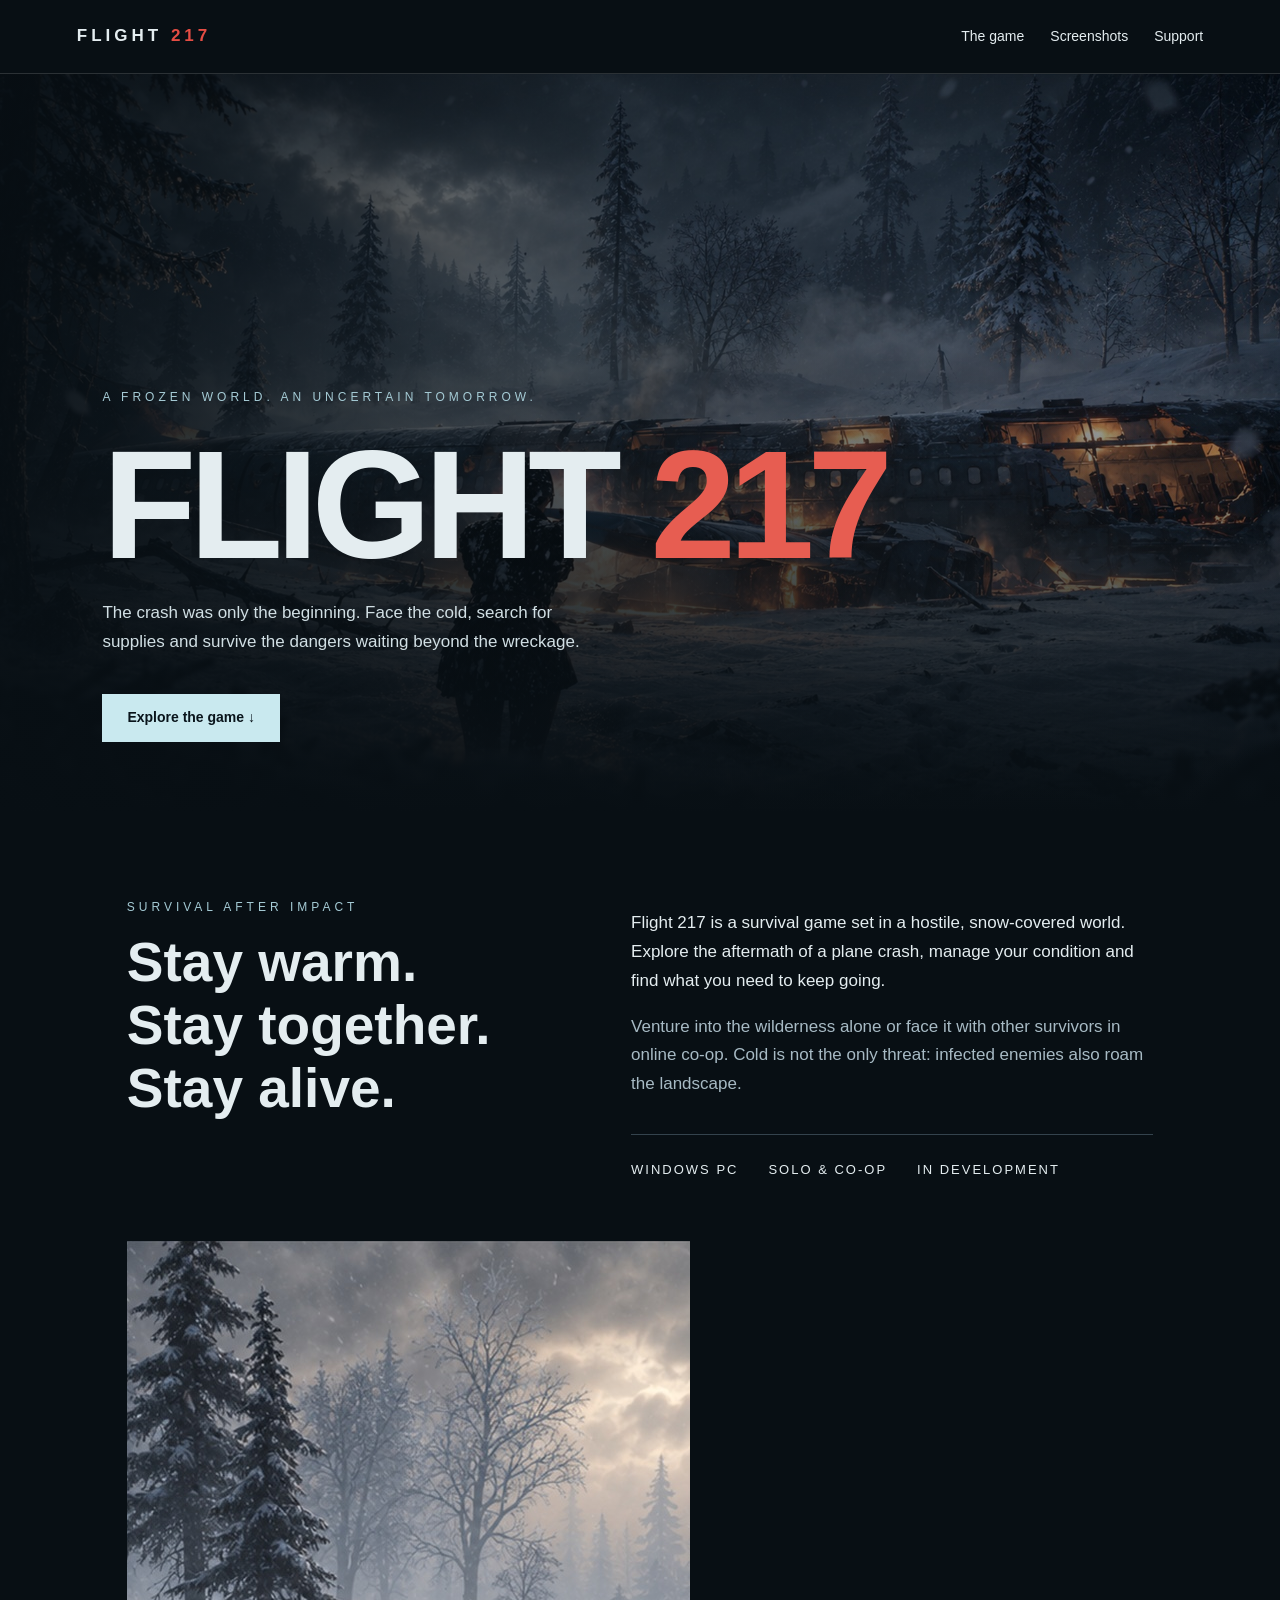
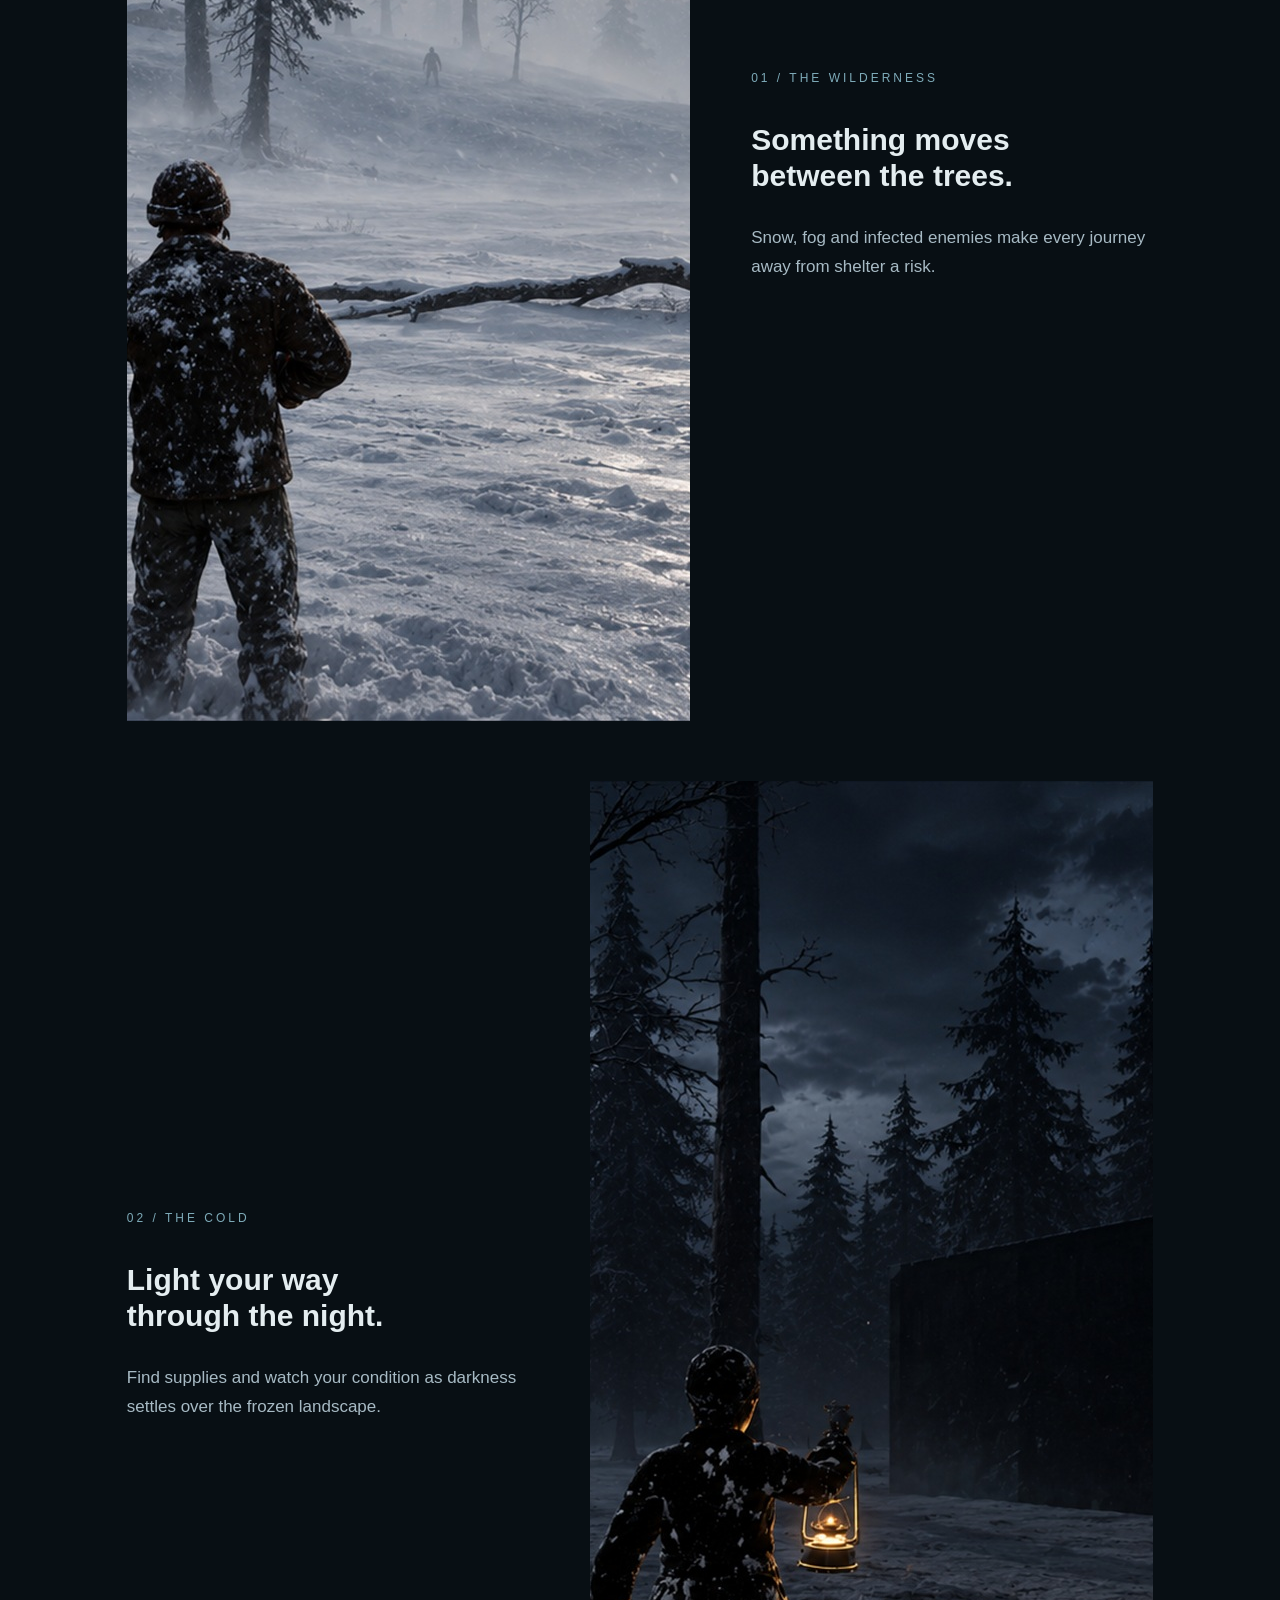
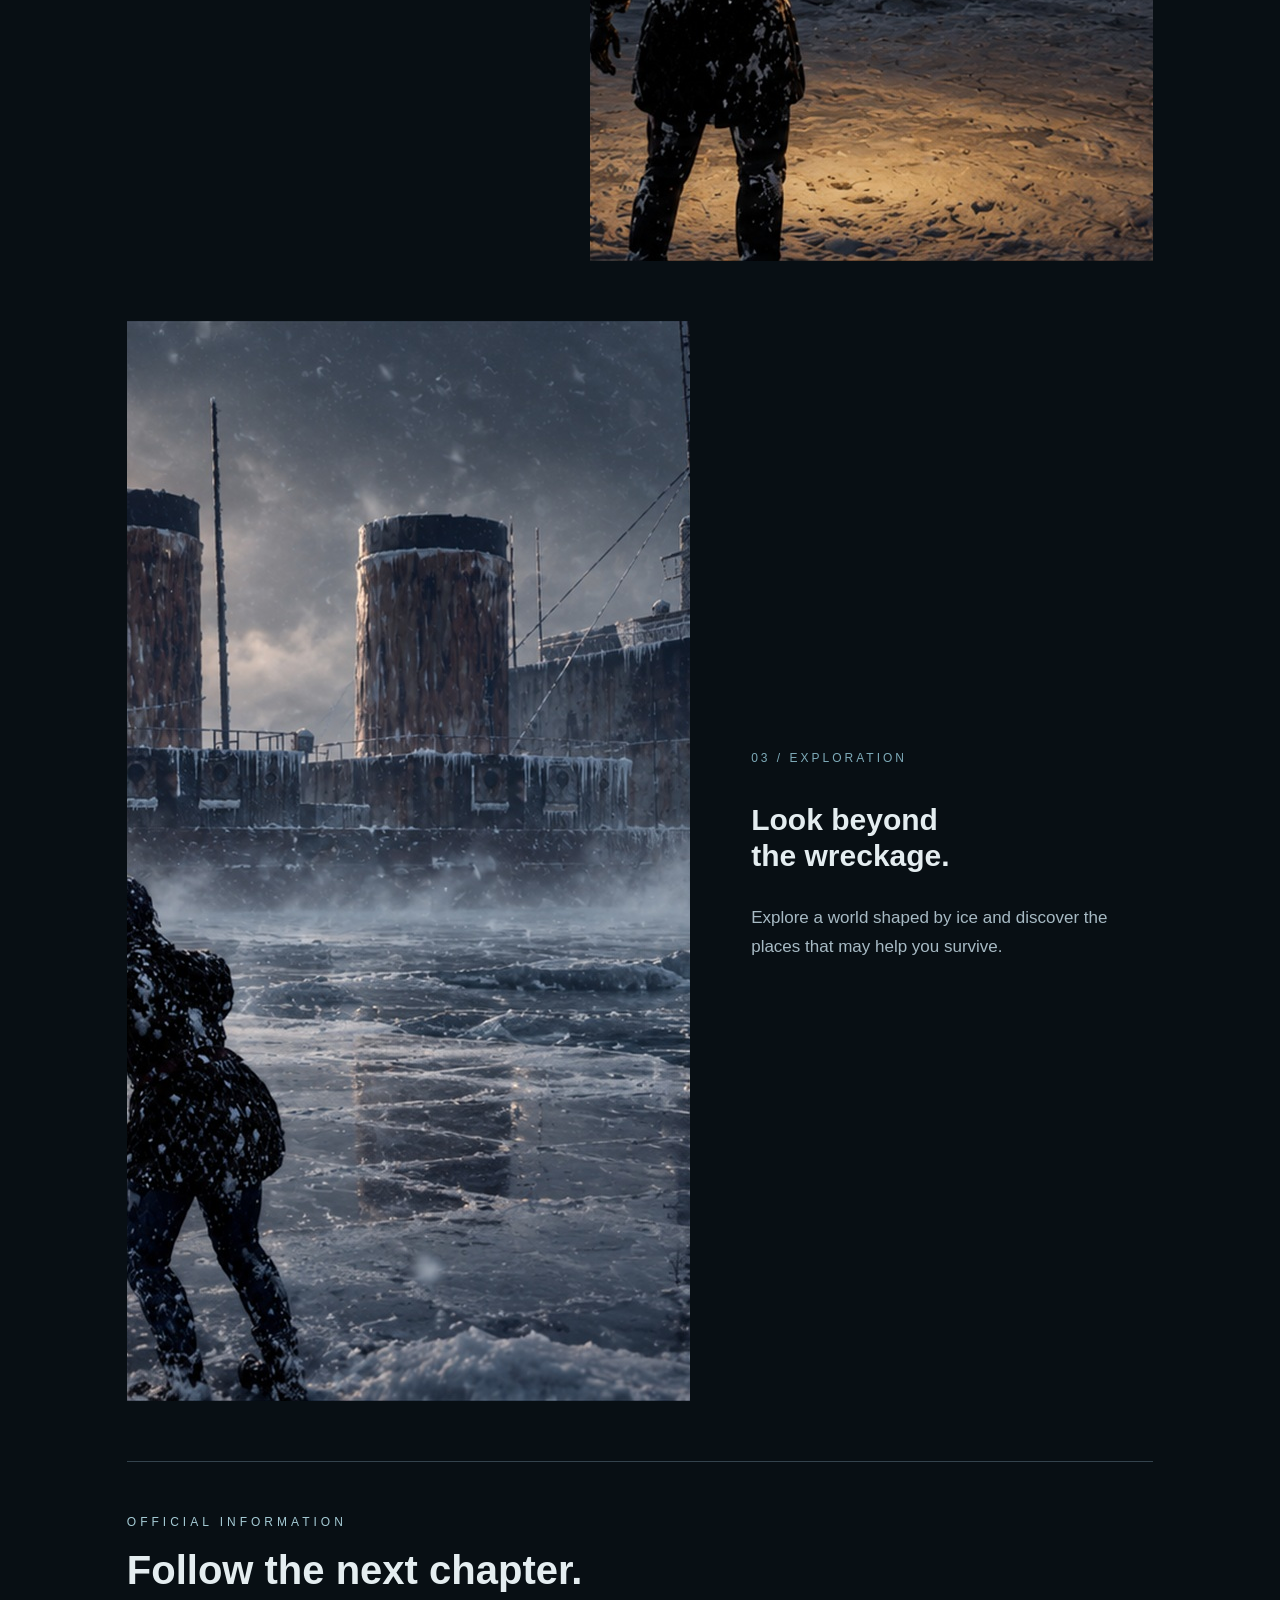
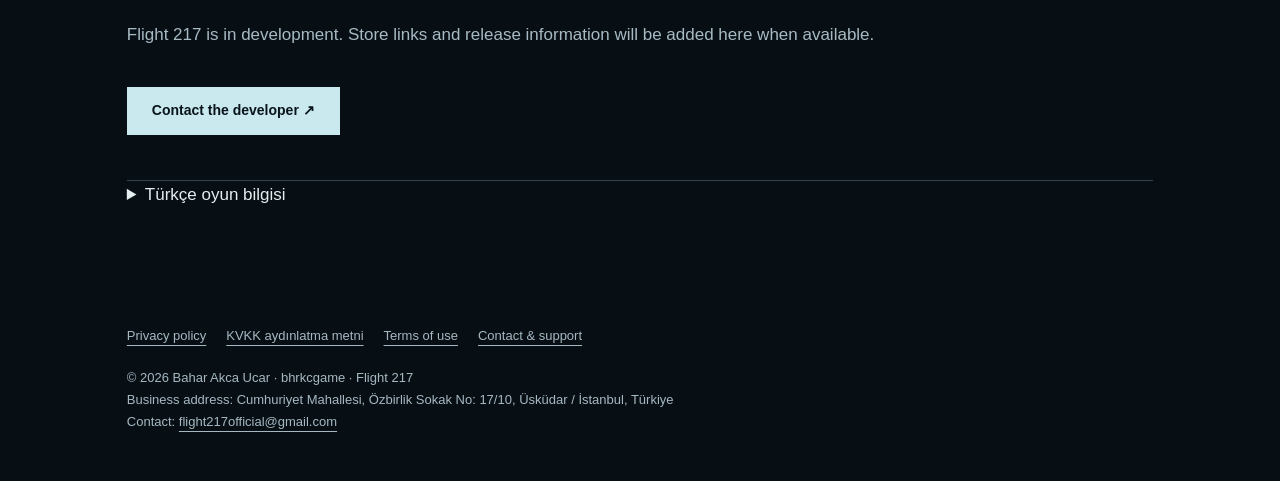
<file: index.html>
<!doctype html><html lang="en"><head><meta charset="utf-8"><meta name="viewport" content="width=device-width,initial-scale=1"><meta name="description" content="Flight 217 — a frozen survival experience. Official game information, privacy and support from bhrkcgame."><meta name="theme-color" content="#080f14"><title>Official website | Flight 217</title><link rel="stylesheet" href="style.css"></head><body><header><a class="wordmark" href="index.html" aria-label="Flight 217 home">FLIGHT <span>217</span></a><nav aria-label="Main navigation"><a href="index.html#world">The game</a><a href="index.html#screenshots">Screenshots</a><a href="support.html">Support</a></nav></header><main><section class="hero"><div><span class="eyebrow">A frozen world. An uncertain tomorrow.</span><h1>FLIGHT <span>217</span></h1><p>The crash was only the beginning. Face the cold, search for supplies and survive the dangers waiting beyond the wreckage.</p><a class="button" href="#world">Explore the game ↓</a></div></section><section class="wrap" id="world"><div class="intro"><div><span class="eyebrow">Survival after impact</span><h2>Stay warm.<br>Stay together.<br>Stay alive.</h2></div><div><p>Flight 217 is a survival game set in a hostile, snow-covered world. Explore the aftermath of a plane crash, manage your condition and find what you need to keep going.</p><p class="muted">Venture into the wilderness alone or face it with other survivors in online co-op. Cold is not the only threat: infected enemies also roam the landscape.</p><div class="features"><span>Windows PC</span><span>Solo & co-op</span><span>In development</span></div></div></div><div id="screenshots"><div class="scene"><img src="carousel-02-forest.jpg" alt="Survivor facing infected enemies in a snowy forest" loading="lazy" width="1920" height="1080"><div><span class="number">01 / THE WILDERNESS</span><h3>Something moves<br>between the trees.</h3><p class="muted">Snow, fog and infected enemies make every journey away from shelter a risk.</p></div></div><div class="scene reverse"><div><span class="number">02 / THE COLD</span><h3>Light your way<br>through the night.</h3><p class="muted">Find supplies and watch your condition as darkness settles over the frozen landscape.</p></div><img src="carousel-03-lantern.jpg" alt="Lantern light illuminating a snowy nighttime survival scene" loading="lazy" width="1920" height="1080"></div><div class="scene"><img src="carousel-04-ship.jpg" alt="A ship in Flight 217’s icy landscape" loading="lazy" width="1920" height="1080"><div><span class="number">03 / EXPLORATION</span><h3>Look beyond<br>the wreckage.</h3><p class="muted">Explore a world shaped by ice and discover the places that may help you survive.</p></div></div></div><div class="contact"><span class="eyebrow">Official information</span><h2>Follow the next chapter.</h2><p class="muted">Flight 217 is in development. Store links and release information will be added here when available.</p><a class="button" href="support.html">Contact the developer ↗</a></div><details><summary>Türkçe oyun bilgisi</summary><p>Flight 217, uçak kazasının ardından karlı ve tehlikeli bir dünyada geçen bir hayatta kalma oyunudur. Soğukla mücadele et, kaynakları ara ve enfekte düşmanlara karşı tek başına veya çevrim içi arkadaşlarınla hayatta kal. Oyun geliştirme aşamasındadır.</p></details></section></main><footer><div class="links"><a href="privacy.html">Privacy policy</a><a href="kvkk.html">KVKK aydınlatma metni</a><a href="terms.html">Terms of use</a><a href="support.html">Contact & support</a></div><p>© 2026 Bahar Akca Ucar · bhrkcgame · Flight 217<br>Business address: Cumhuriyet Mahallesi, Özbirlik Sokak No: 17/10, Üsküdar / İstanbul, Türkiye<br>Contact: <a href="mailto:flight217official@gmail.com">flight217official@gmail.com</a></p></footer></body></html>
</file>
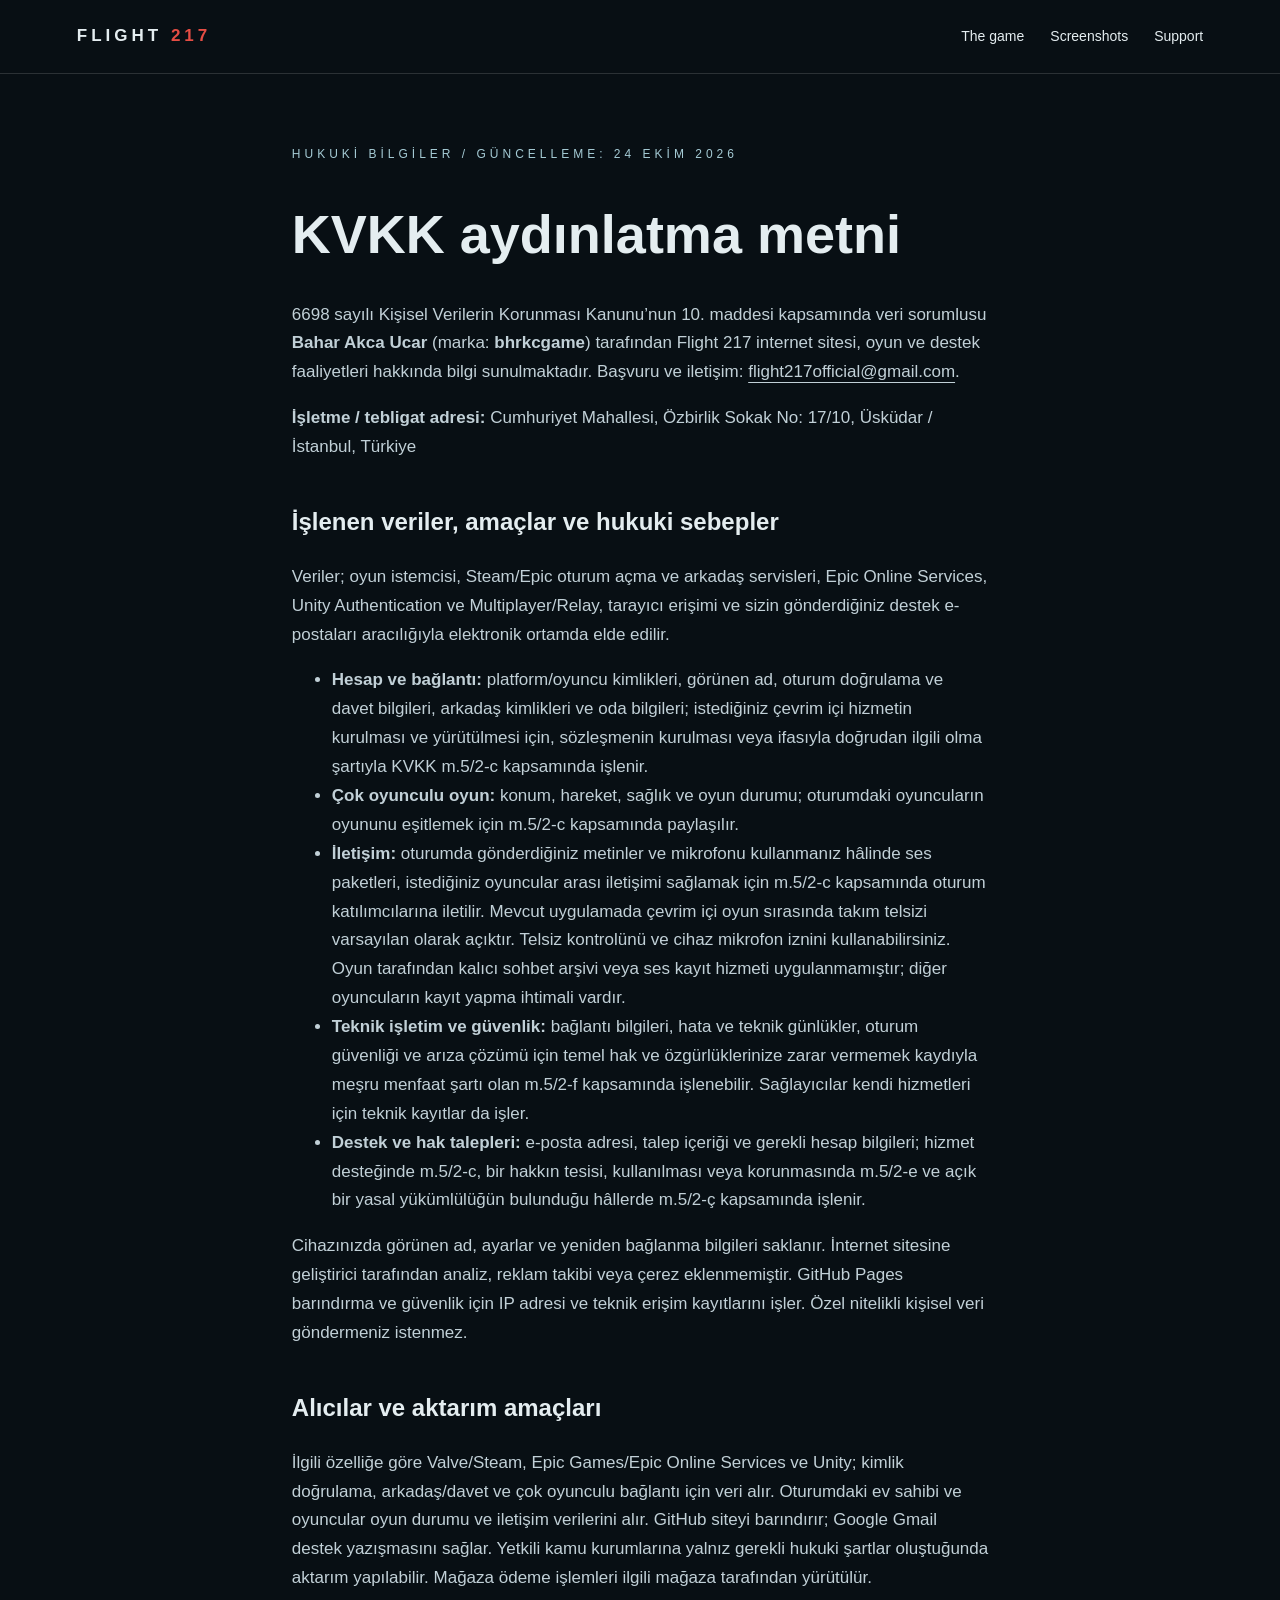
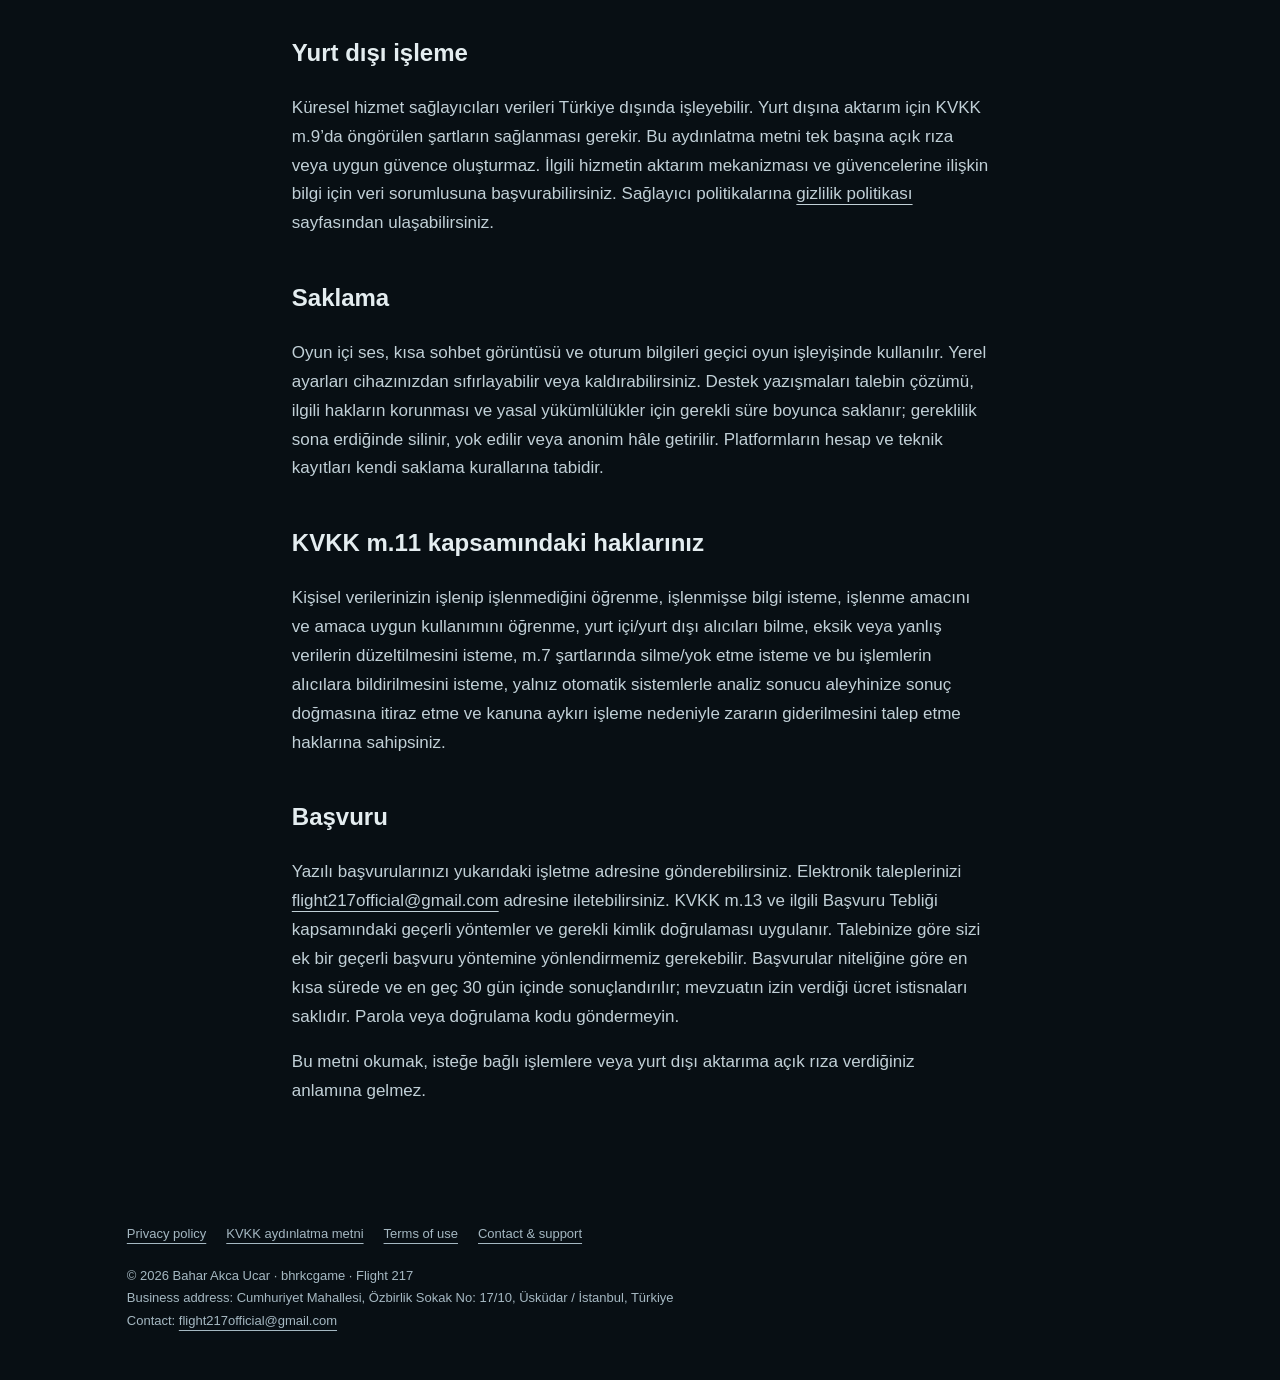
<file: kvkk.html>
<!doctype html><html lang="tr"><head><meta charset="utf-8"><meta name="viewport" content="width=device-width,initial-scale=1"><meta name="description" content="Flight 217 — a frozen survival experience. Official game information, privacy and support from bhrkcgame."><meta name="theme-color" content="#080f14"><title>KVKK aydınlatma metni | Flight 217</title><link rel="stylesheet" href="style.css"></head><body><header><a class="wordmark" href="index.html" aria-label="Flight 217 home">FLIGHT <span>217</span></a><nav aria-label="Main navigation"><a href="index.html#world">The game</a><a href="index.html#screenshots">Screenshots</a><a href="support.html">Support</a></nav></header><main class="legal"><span class="eyebrow">Hukuki bilgiler / Güncelleme: 24 Ekim 2026</span><h1>KVKK aydınlatma metni</h1><p>6698 sayılı Kişisel Verilerin Korunması Kanunu’nun 10. maddesi kapsamında veri sorumlusu <strong>Bahar Akca Ucar</strong> (marka: <strong>bhrkcgame</strong>) tarafından Flight 217 internet sitesi, oyun ve destek faaliyetleri hakkında bilgi sunulmaktadır. Başvuru ve iletişim: <a href="mailto:flight217official@gmail.com">flight217official@gmail.com</a>.</p><p><strong>İşletme / tebligat adresi:</strong> Cumhuriyet Mahallesi, Özbirlik Sokak No: 17/10, Üsküdar / İstanbul, Türkiye</p><h2>İşlenen veriler, amaçlar ve hukuki sebepler</h2><p>Veriler; oyun istemcisi, Steam/Epic oturum açma ve arkadaş servisleri, Epic Online Services, Unity Authentication ve Multiplayer/Relay, tarayıcı erişimi ve sizin gönderdiğiniz destek e-postaları aracılığıyla elektronik ortamda elde edilir.</p><ul><li><strong>Hesap ve bağlantı:</strong> platform/oyuncu kimlikleri, görünen ad, oturum doğrulama ve davet bilgileri, arkadaş kimlikleri ve oda bilgileri; istediğiniz çevrim içi hizmetin kurulması ve yürütülmesi için, sözleşmenin kurulması veya ifasıyla doğrudan ilgili olma şartıyla KVKK m.5/2-c kapsamında işlenir.</li><li><strong>Çok oyunculu oyun:</strong> konum, hareket, sağlık ve oyun durumu; oturumdaki oyuncuların oyununu eşitlemek için m.5/2-c kapsamında paylaşılır.</li><li><strong>İletişim:</strong> oturumda gönderdiğiniz metinler ve mikrofonu kullanmanız hâlinde ses paketleri, istediğiniz oyuncular arası iletişimi sağlamak için m.5/2-c kapsamında oturum katılımcılarına iletilir. Mevcut uygulamada çevrim içi oyun sırasında takım telsizi varsayılan olarak açıktır. Telsiz kontrolünü ve cihaz mikrofon iznini kullanabilirsiniz. Oyun tarafından kalıcı sohbet arşivi veya ses kayıt hizmeti uygulanmamıştır; diğer oyuncuların kayıt yapma ihtimali vardır.</li><li><strong>Teknik işletim ve güvenlik:</strong> bağlantı bilgileri, hata ve teknik günlükler, oturum güvenliği ve arıza çözümü için temel hak ve özgürlüklerinize zarar vermemek kaydıyla meşru menfaat şartı olan m.5/2-f kapsamında işlenebilir. Sağlayıcılar kendi hizmetleri için teknik kayıtlar da işler.</li><li><strong>Destek ve hak talepleri:</strong> e-posta adresi, talep içeriği ve gerekli hesap bilgileri; hizmet desteğinde m.5/2-c, bir hakkın tesisi, kullanılması veya korunmasında m.5/2-e ve açık bir yasal yükümlülüğün bulunduğu hâllerde m.5/2-ç kapsamında işlenir.</li></ul><p>Cihazınızda görünen ad, ayarlar ve yeniden bağlanma bilgileri saklanır. İnternet sitesine geliştirici tarafından analiz, reklam takibi veya çerez eklenmemiştir. GitHub Pages barındırma ve güvenlik için IP adresi ve teknik erişim kayıtlarını işler. Özel nitelikli kişisel veri göndermeniz istenmez.</p><h2>Alıcılar ve aktarım amaçları</h2><p>İlgili özelliğe göre Valve/Steam, Epic Games/Epic Online Services ve Unity; kimlik doğrulama, arkadaş/davet ve çok oyunculu bağlantı için veri alır. Oturumdaki ev sahibi ve oyuncular oyun durumu ve iletişim verilerini alır. GitHub siteyi barındırır; Google Gmail destek yazışmasını sağlar. Yetkili kamu kurumlarına yalnız gerekli hukuki şartlar oluştuğunda aktarım yapılabilir. Mağaza ödeme işlemleri ilgili mağaza tarafından yürütülür.</p><h2>Yurt dışı işleme</h2><p>Küresel hizmet sağlayıcıları verileri Türkiye dışında işleyebilir. Yurt dışına aktarım için KVKK m.9’da öngörülen şartların sağlanması gerekir. Bu aydınlatma metni tek başına açık rıza veya uygun güvence oluşturmaz. İlgili hizmetin aktarım mekanizması ve güvencelerine ilişkin bilgi için veri sorumlusuna başvurabilirsiniz. Sağlayıcı politikalarına <a href="privacy.html">gizlilik politikası</a> sayfasından ulaşabilirsiniz.</p><h2>Saklama</h2><p>Oyun içi ses, kısa sohbet görüntüsü ve oturum bilgileri geçici oyun işleyişinde kullanılır. Yerel ayarları cihazınızdan sıfırlayabilir veya kaldırabilirsiniz. Destek yazışmaları talebin çözümü, ilgili hakların korunması ve yasal yükümlülükler için gerekli süre boyunca saklanır; gereklilik sona erdiğinde silinir, yok edilir veya anonim hâle getirilir. Platformların hesap ve teknik kayıtları kendi saklama kurallarına tabidir.</p><h2>KVKK m.11 kapsamındaki haklarınız</h2><p>Kişisel verilerinizin işlenip işlenmediğini öğrenme, işlenmişse bilgi isteme, işlenme amacını ve amaca uygun kullanımını öğrenme, yurt içi/yurt dışı alıcıları bilme, eksik veya yanlış verilerin düzeltilmesini isteme, m.7 şartlarında silme/yok etme isteme ve bu işlemlerin alıcılara bildirilmesini isteme, yalnız otomatik sistemlerle analiz sonucu aleyhinize sonuç doğmasına itiraz etme ve kanuna aykırı işleme nedeniyle zararın giderilmesini talep etme haklarına sahipsiniz.</p><h2>Başvuru</h2><p>Yazılı başvurularınızı yukarıdaki işletme adresine gönderebilirsiniz. Elektronik taleplerinizi <a href="mailto:flight217official@gmail.com">flight217official@gmail.com</a> adresine iletebilirsiniz. KVKK m.13 ve ilgili Başvuru Tebliği kapsamındaki geçerli yöntemler ve gerekli kimlik doğrulaması uygulanır. Talebinize göre sizi ek bir geçerli başvuru yöntemine yönlendirmemiz gerekebilir. Başvurular niteliğine göre en kısa sürede ve en geç 30 gün içinde sonuçlandırılır; mevzuatın izin verdiği ücret istisnaları saklıdır. Parola veya doğrulama kodu göndermeyin.</p><p>Bu metni okumak, isteğe bağlı işlemlere veya yurt dışı aktarıma açık rıza verdiğiniz anlamına gelmez.</p></main><footer><div class="links"><a href="privacy.html">Privacy policy</a><a href="kvkk.html">KVKK aydınlatma metni</a><a href="terms.html">Terms of use</a><a href="support.html">Contact & support</a></div><p>© 2026 Bahar Akca Ucar · bhrkcgame · Flight 217<br>Business address: Cumhuriyet Mahallesi, Özbirlik Sokak No: 17/10, Üsküdar / İstanbul, Türkiye<br>Contact: <a href="mailto:flight217official@gmail.com">flight217official@gmail.com</a></p></footer></body></html>
</file>
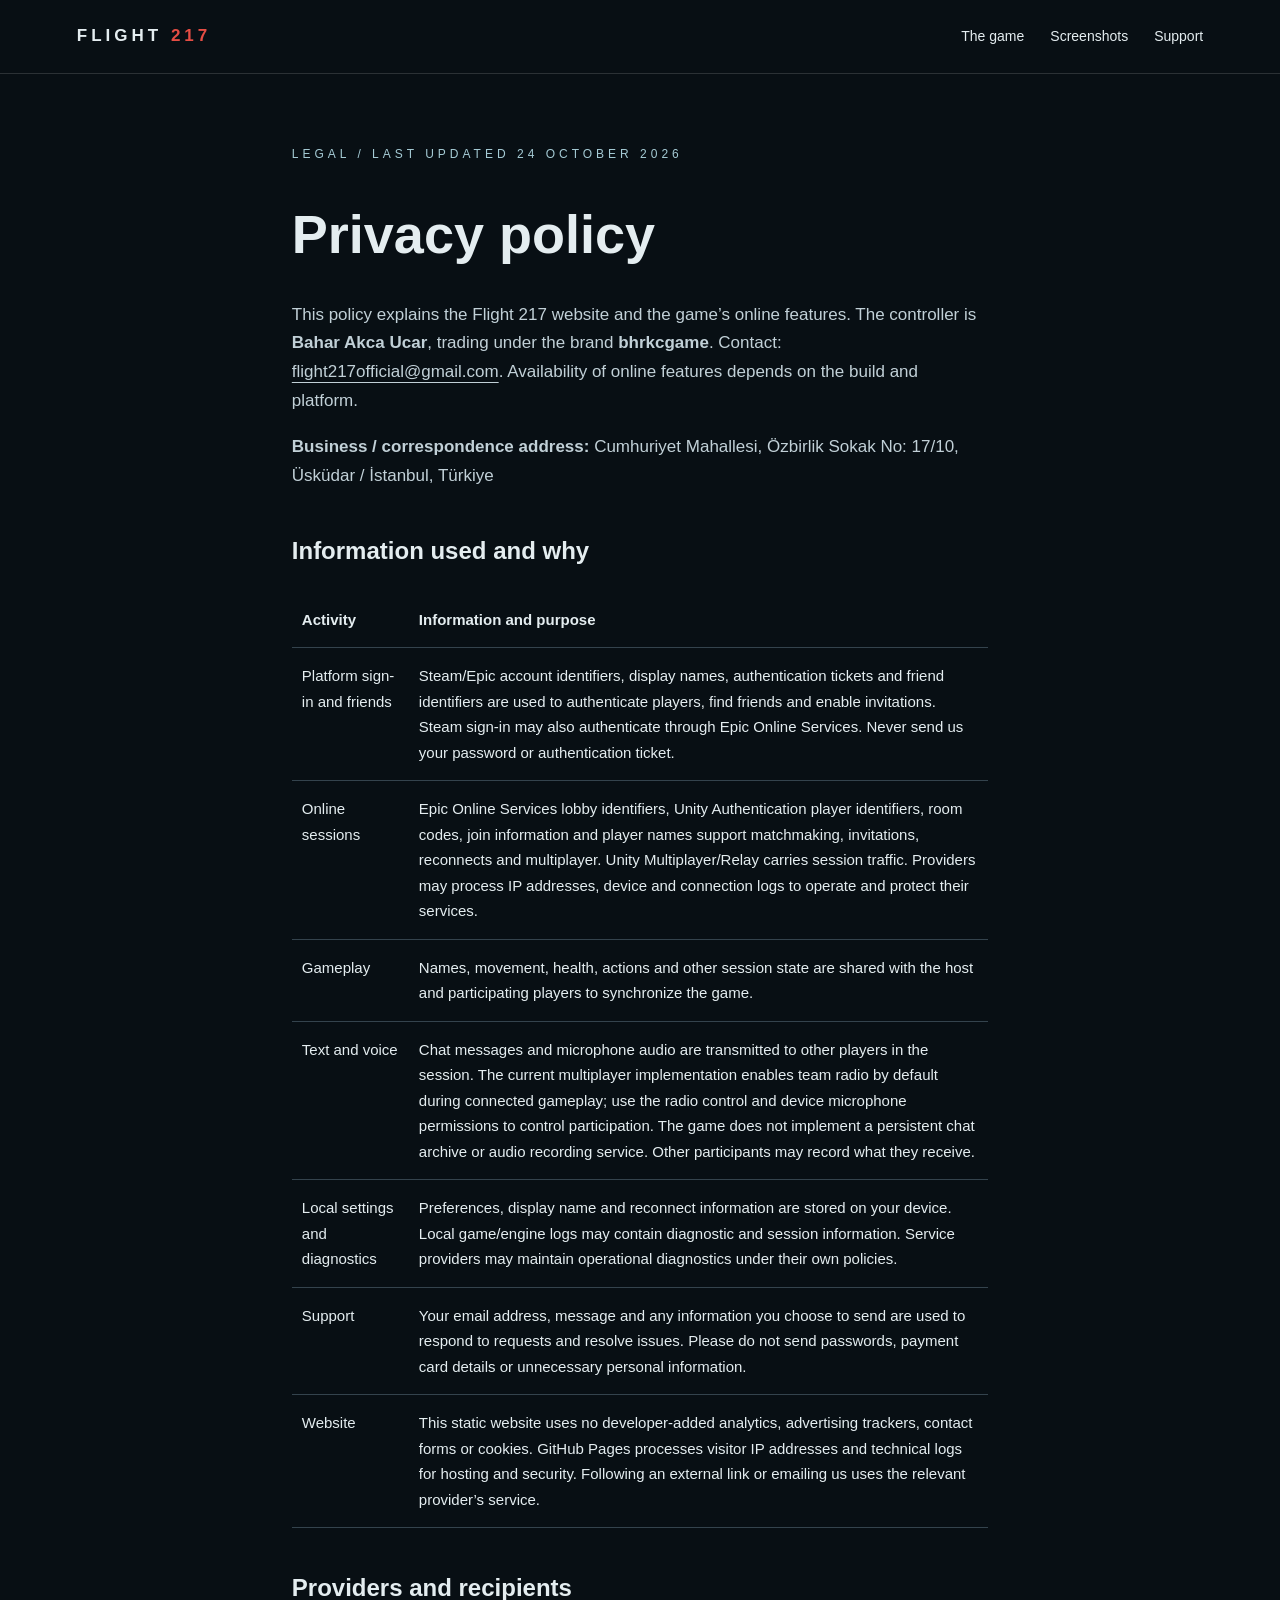
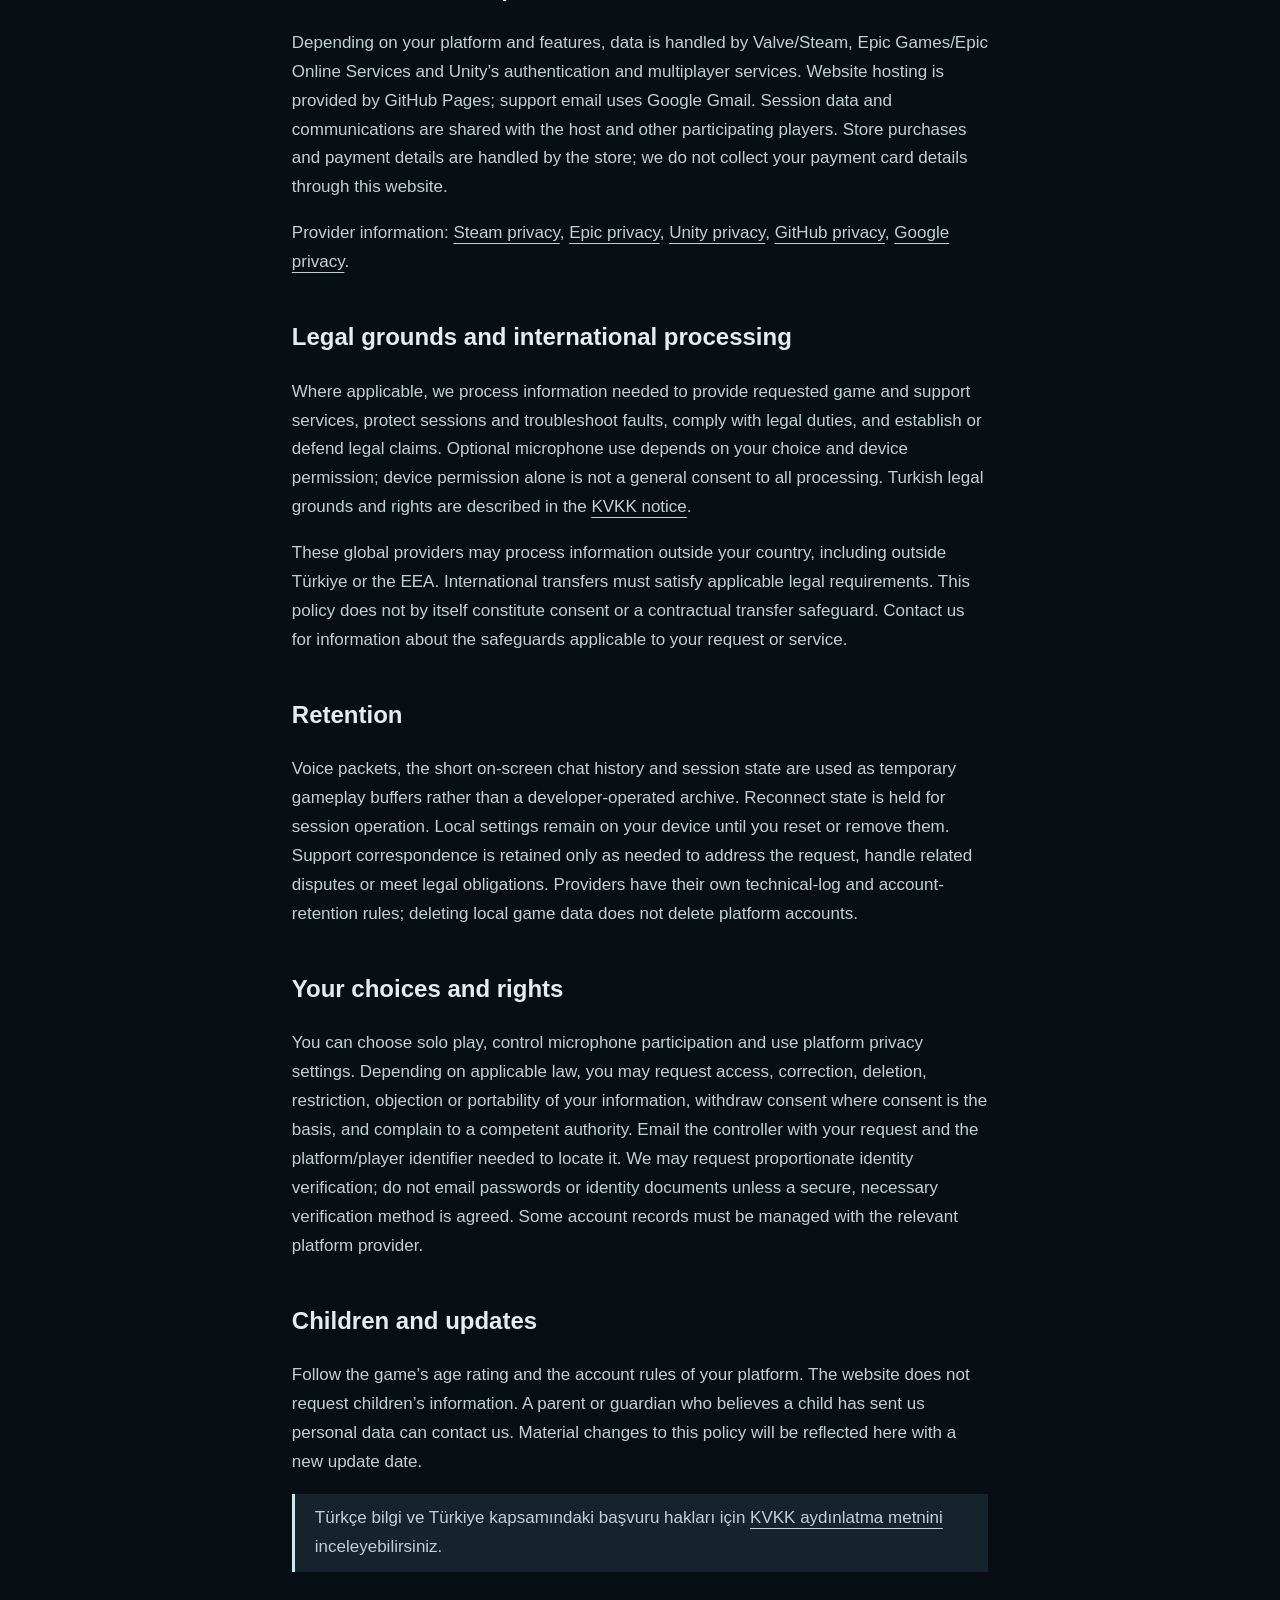
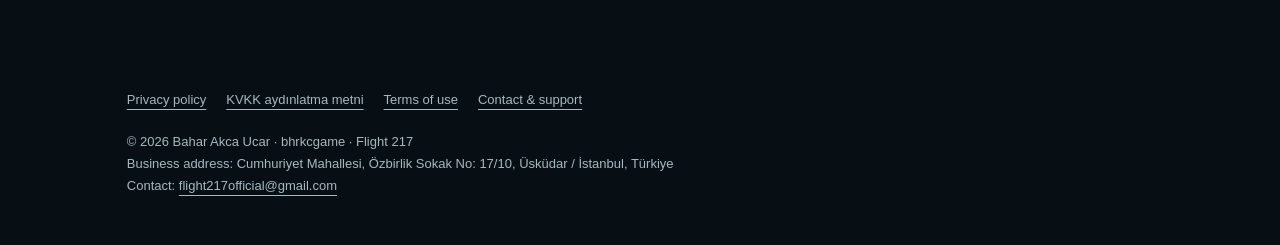
<file: privacy.html>
<!doctype html><html lang="en"><head><meta charset="utf-8"><meta name="viewport" content="width=device-width,initial-scale=1"><meta name="description" content="Flight 217 — a frozen survival experience. Official game information, privacy and support from bhrkcgame."><meta name="theme-color" content="#080f14"><title>Privacy policy | Flight 217</title><link rel="stylesheet" href="style.css"></head><body><header><a class="wordmark" href="index.html" aria-label="Flight 217 home">FLIGHT <span>217</span></a><nav aria-label="Main navigation"><a href="index.html#world">The game</a><a href="index.html#screenshots">Screenshots</a><a href="support.html">Support</a></nav></header><main class="legal"><span class="eyebrow">Legal / Last updated 24 October 2026</span><h1>Privacy policy</h1><p>This policy explains the Flight 217 website and the game’s online features. The controller is <strong>Bahar Akca Ucar</strong>, trading under the brand <strong>bhrkcgame</strong>. Contact: <a href="mailto:flight217official@gmail.com">flight217official@gmail.com</a>. Availability of online features depends on the build and platform.</p><p><strong>Business / correspondence address:</strong> Cumhuriyet Mahallesi, Özbirlik Sokak No: 17/10, Üsküdar / İstanbul, Türkiye</p><h2>Information used and why</h2><table><tr><th>Activity</th><th>Information and purpose</th></tr><tr><td>Platform sign-in and friends</td><td>Steam/Epic account identifiers, display names, authentication tickets and friend identifiers are used to authenticate players, find friends and enable invitations. Steam sign-in may also authenticate through Epic Online Services. Never send us your password or authentication ticket.</td></tr><tr><td>Online sessions</td><td>Epic Online Services lobby identifiers, Unity Authentication player identifiers, room codes, join information and player names support matchmaking, invitations, reconnects and multiplayer. Unity Multiplayer/Relay carries session traffic. Providers may process IP addresses, device and connection logs to operate and protect their services.</td></tr><tr><td>Gameplay</td><td>Names, movement, health, actions and other session state are shared with the host and participating players to synchronize the game.</td></tr><tr><td>Text and voice</td><td>Chat messages and microphone audio are transmitted to other players in the session. The current multiplayer implementation enables team radio by default during connected gameplay; use the radio control and device microphone permissions to control participation. The game does not implement a persistent chat archive or audio recording service. Other participants may record what they receive.</td></tr><tr><td>Local settings and diagnostics</td><td>Preferences, display name and reconnect information are stored on your device. Local game/engine logs may contain diagnostic and session information. Service providers may maintain operational diagnostics under their own policies.</td></tr><tr><td>Support</td><td>Your email address, message and any information you choose to send are used to respond to requests and resolve issues. Please do not send passwords, payment card details or unnecessary personal information.</td></tr><tr><td>Website</td><td>This static website uses no developer-added analytics, advertising trackers, contact forms or cookies. GitHub Pages processes visitor IP addresses and technical logs for hosting and security. Following an external link or emailing us uses the relevant provider’s service.</td></tr></table><h2>Providers and recipients</h2><p>Depending on your platform and features, data is handled by Valve/Steam, Epic Games/Epic Online Services and Unity’s authentication and multiplayer services. Website hosting is provided by GitHub Pages; support email uses Google Gmail. Session data and communications are shared with the host and other participating players. Store purchases and payment details are handled by the store; we do not collect your payment card details through this website.</p><p>Provider information: <a href="https://store.steampowered.com/privacy_agreement/">Steam privacy</a>, <a href="https://www.epicgames.com/site/en-US/privacypolicy">Epic privacy</a>, <a href="https://unity.com/legal/game-player-and-app-user-privacy-policy">Unity privacy</a>, <a href="https://docs.github.com/en/site-policy/privacy-policies/github-general-privacy-statement">GitHub privacy</a>, <a href="https://policies.google.com/privacy">Google privacy</a>.</p><h2>Legal grounds and international processing</h2><p>Where applicable, we process information needed to provide requested game and support services, protect sessions and troubleshoot faults, comply with legal duties, and establish or defend legal claims. Optional microphone use depends on your choice and device permission; device permission alone is not a general consent to all processing. Turkish legal grounds and rights are described in the <a href="kvkk.html">KVKK notice</a>.</p><p>These global providers may process information outside your country, including outside Türkiye or the EEA. International transfers must satisfy applicable legal requirements. This policy does not by itself constitute consent or a contractual transfer safeguard. Contact us for information about the safeguards applicable to your request or service.</p><h2>Retention</h2><p>Voice packets, the short on-screen chat history and session state are used as temporary gameplay buffers rather than a developer-operated archive. Reconnect state is held for session operation. Local settings remain on your device until you reset or remove them. Support correspondence is retained only as needed to address the request, handle related disputes or meet legal obligations. Providers have their own technical-log and account-retention rules; deleting local game data does not delete platform accounts.</p><h2>Your choices and rights</h2><p>You can choose solo play, control microphone participation and use platform privacy settings. Depending on applicable law, you may request access, correction, deletion, restriction, objection or portability of your information, withdraw consent where consent is the basis, and complain to a competent authority. Email the controller with your request and the platform/player identifier needed to locate it. We may request proportionate identity verification; do not email passwords or identity documents unless a secure, necessary verification method is agreed. Some account records must be managed with the relevant platform provider.</p><h2>Children and updates</h2><p>Follow the game’s age rating and the account rules of your platform. The website does not request children’s information. A parent or guardian who believes a child has sent us personal data can contact us. Material changes to this policy will be reflected here with a new update date.</p><p class="note">Türkçe bilgi ve Türkiye kapsamındaki başvuru hakları için <a href="kvkk.html">KVKK aydınlatma metnini</a> inceleyebilirsiniz.</p></main><footer><div class="links"><a href="privacy.html">Privacy policy</a><a href="kvkk.html">KVKK aydınlatma metni</a><a href="terms.html">Terms of use</a><a href="support.html">Contact & support</a></div><p>© 2026 Bahar Akca Ucar · bhrkcgame · Flight 217<br>Business address: Cumhuriyet Mahallesi, Özbirlik Sokak No: 17/10, Üsküdar / İstanbul, Türkiye<br>Contact: <a href="mailto:flight217official@gmail.com">flight217official@gmail.com</a></p></footer></body></html>
</file>
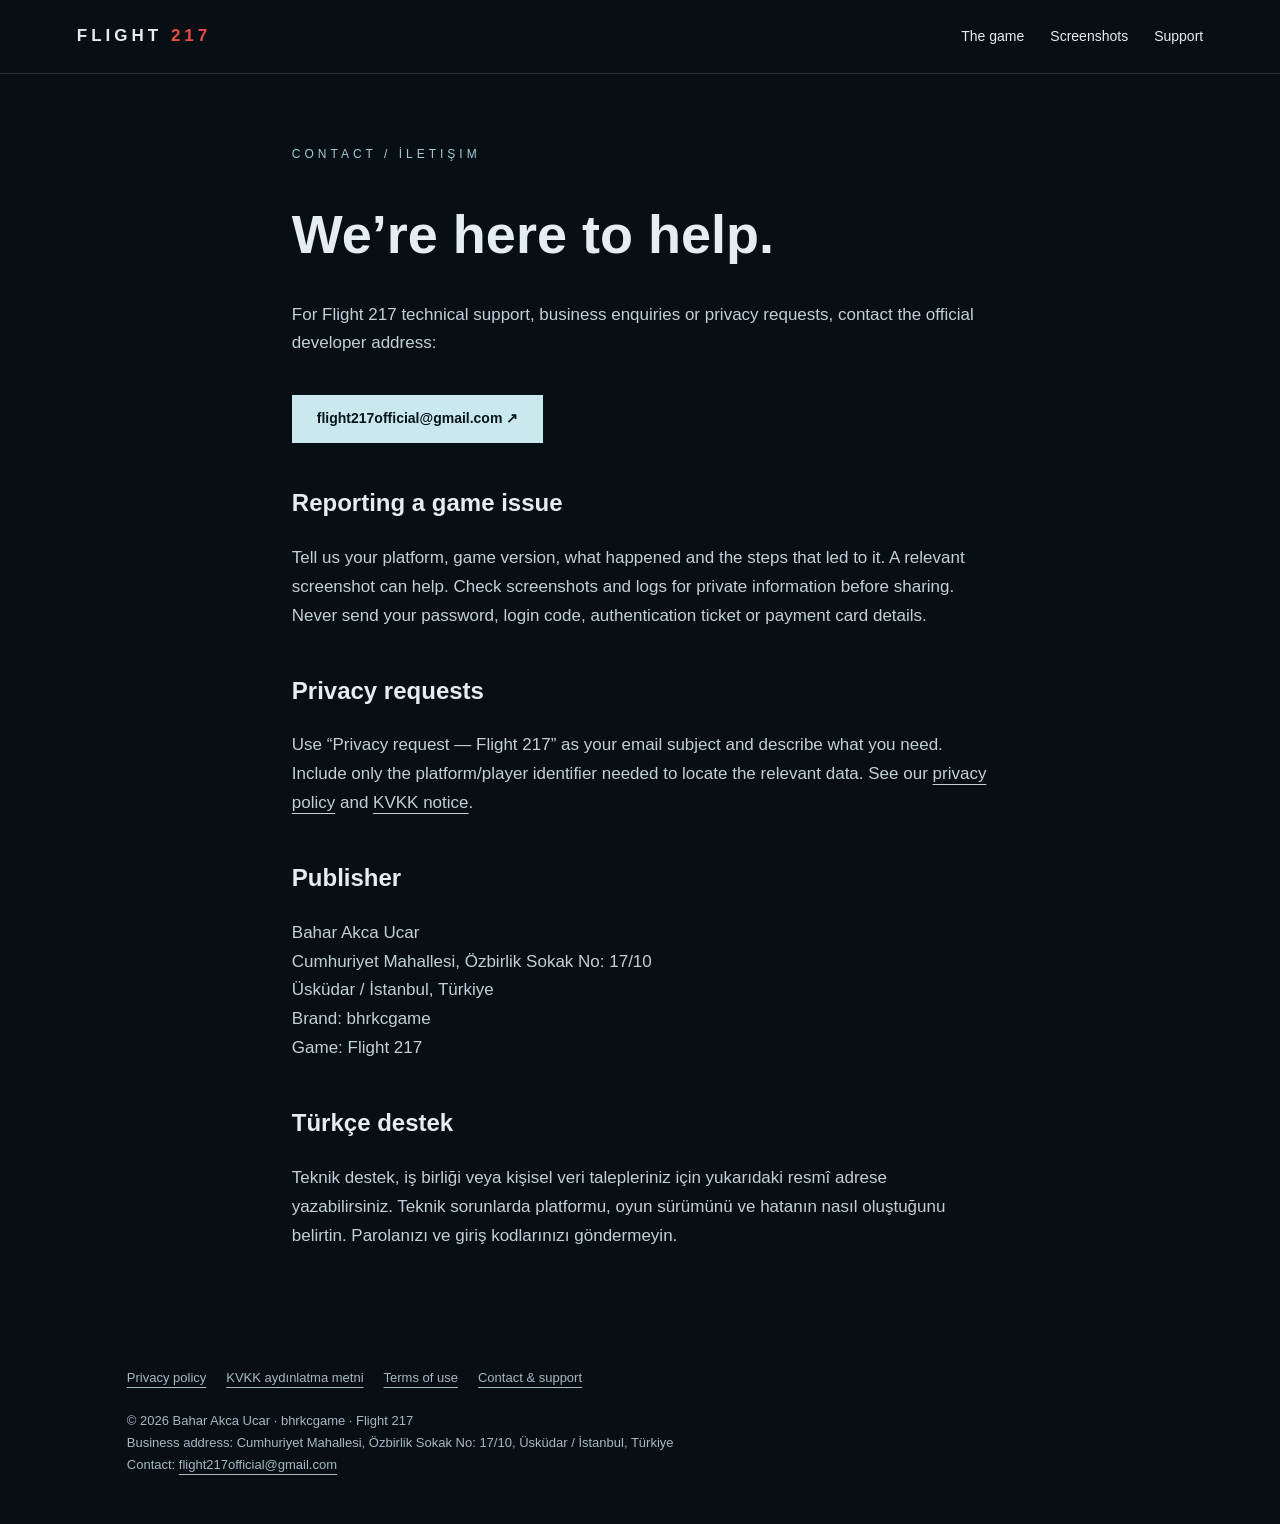
<file: support.html>
<!doctype html><html lang="en"><head><meta charset="utf-8"><meta name="viewport" content="width=device-width,initial-scale=1"><meta name="description" content="Flight 217 — a frozen survival experience. Official game information, privacy and support from bhrkcgame."><meta name="theme-color" content="#080f14"><title>Contact & support | Flight 217</title><link rel="stylesheet" href="style.css"></head><body><header><a class="wordmark" href="index.html" aria-label="Flight 217 home">FLIGHT <span>217</span></a><nav aria-label="Main navigation"><a href="index.html#world">The game</a><a href="index.html#screenshots">Screenshots</a><a href="support.html">Support</a></nav></header><main class="legal"><span class="eyebrow">Contact / İletişim</span><h1>We’re here to help.</h1><p>For Flight 217 technical support, business enquiries or privacy requests, contact the official developer address:</p><p><a class="button" href="mailto:flight217official@gmail.com">flight217official@gmail.com ↗</a></p><h2>Reporting a game issue</h2><p>Tell us your platform, game version, what happened and the steps that led to it. A relevant screenshot can help. Check screenshots and logs for private information before sharing. Never send your password, login code, authentication ticket or payment card details.</p><h2>Privacy requests</h2><p>Use “Privacy request — Flight 217” as your email subject and describe what you need. Include only the platform/player identifier needed to locate the relevant data. See our <a href="privacy.html">privacy policy</a> and <a href="kvkk.html">KVKK notice</a>.</p><h2>Publisher</h2><p>Bahar Akca Ucar<br>Cumhuriyet Mahallesi, Özbirlik Sokak No: 17/10<br>Üsküdar / İstanbul, Türkiye<br>Brand: bhrkcgame<br>Game: Flight 217</p><h2>Türkçe destek</h2><p>Teknik destek, iş birliği veya kişisel veri talepleriniz için yukarıdaki resmî adrese yazabilirsiniz. Teknik sorunlarda platformu, oyun sürümünü ve hatanın nasıl oluştuğunu belirtin. Parolanızı ve giriş kodlarınızı göndermeyin.</p></main><footer><div class="links"><a href="privacy.html">Privacy policy</a><a href="kvkk.html">KVKK aydınlatma metni</a><a href="terms.html">Terms of use</a><a href="support.html">Contact & support</a></div><p>© 2026 Bahar Akca Ucar · bhrkcgame · Flight 217<br>Business address: Cumhuriyet Mahallesi, Özbirlik Sokak No: 17/10, Üsküdar / İstanbul, Türkiye<br>Contact: <a href="mailto:flight217official@gmail.com">flight217official@gmail.com</a></p></footer></body></html>
</file>
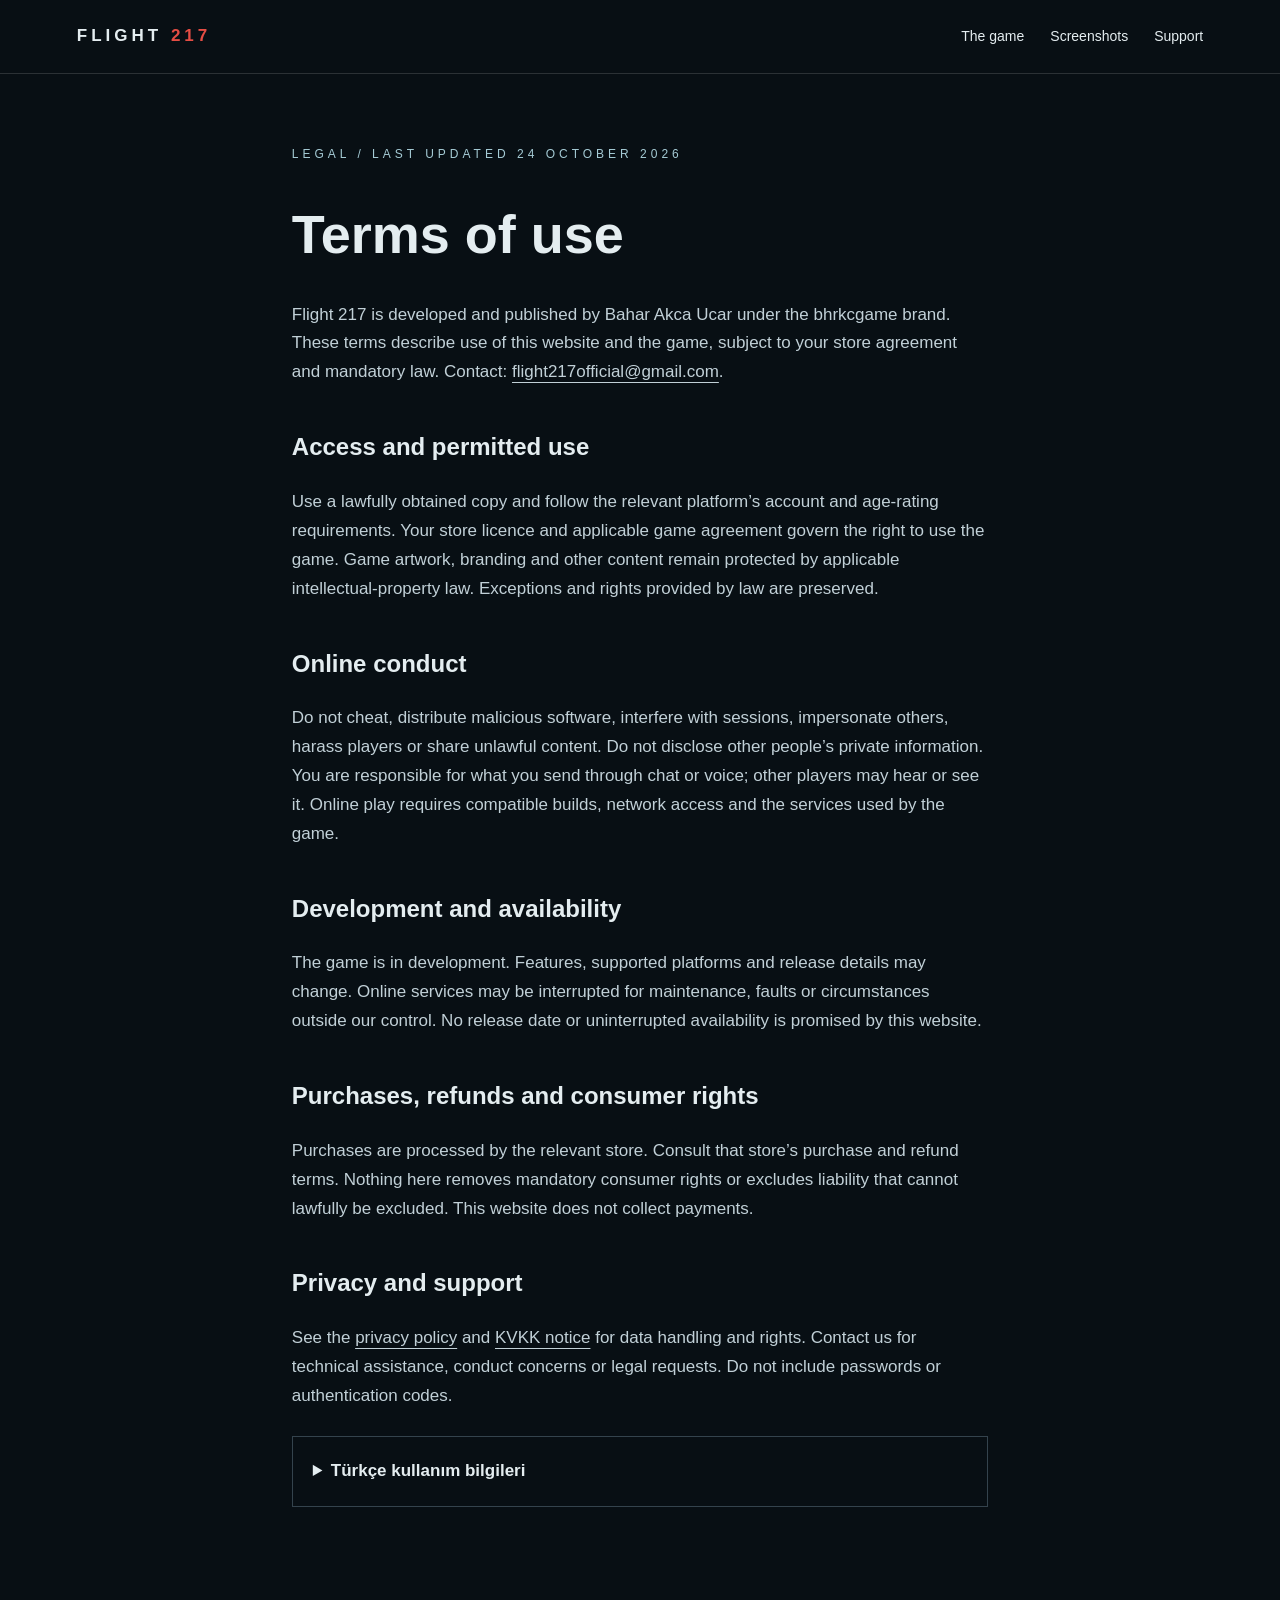
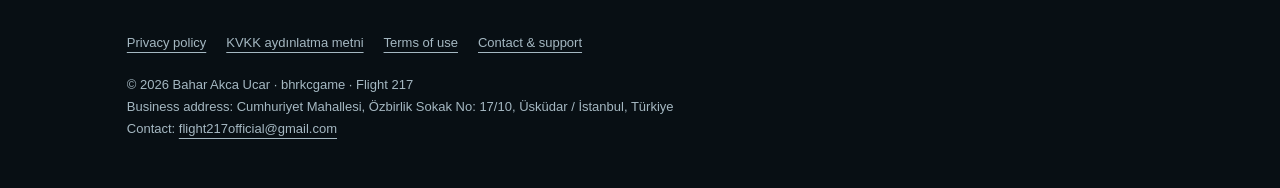
<file: terms.html>
<!doctype html><html lang="en"><head><meta charset="utf-8"><meta name="viewport" content="width=device-width,initial-scale=1"><meta name="description" content="Flight 217 — a frozen survival experience. Official game information, privacy and support from bhrkcgame."><meta name="theme-color" content="#080f14"><title>Terms of use | Flight 217</title><link rel="stylesheet" href="style.css"></head><body><header><a class="wordmark" href="index.html" aria-label="Flight 217 home">FLIGHT <span>217</span></a><nav aria-label="Main navigation"><a href="index.html#world">The game</a><a href="index.html#screenshots">Screenshots</a><a href="support.html">Support</a></nav></header><main class="legal"><span class="eyebrow">Legal / Last updated 24 October 2026</span><h1>Terms of use</h1><p>Flight 217 is developed and published by Bahar Akca Ucar under the bhrkcgame brand. These terms describe use of this website and the game, subject to your store agreement and mandatory law. Contact: <a href="mailto:flight217official@gmail.com">flight217official@gmail.com</a>.</p><h2>Access and permitted use</h2><p>Use a lawfully obtained copy and follow the relevant platform’s account and age-rating requirements. Your store licence and applicable game agreement govern the right to use the game. Game artwork, branding and other content remain protected by applicable intellectual-property law. Exceptions and rights provided by law are preserved.</p><h2>Online conduct</h2><p>Do not cheat, distribute malicious software, interfere with sessions, impersonate others, harass players or share unlawful content. Do not disclose other people’s private information. You are responsible for what you send through chat or voice; other players may hear or see it. Online play requires compatible builds, network access and the services used by the game.</p><h2>Development and availability</h2><p>The game is in development. Features, supported platforms and release details may change. Online services may be interrupted for maintenance, faults or circumstances outside our control. No release date or uninterrupted availability is promised by this website.</p><h2>Purchases, refunds and consumer rights</h2><p>Purchases are processed by the relevant store. Consult that store’s purchase and refund terms. Nothing here removes mandatory consumer rights or excludes liability that cannot lawfully be excluded. This website does not collect payments.</p><h2>Privacy and support</h2><p>See the <a href="privacy.html">privacy policy</a> and <a href="kvkk.html">KVKK notice</a> for data handling and rights. Contact us for technical assistance, conduct concerns or legal requests. Do not include passwords or authentication codes.</p><details><summary>Türkçe kullanım bilgileri</summary><p>Flight 217, Bahar Akca Ucar tarafından bhrkcgame markasıyla geliştirilmektedir. Oyunu yasal olarak edinilmiş bir kopyayla, mağaza kurallarına ve yaş derecelendirmesine uygun kullanın. Hile, zararlı yazılım, taciz, kimliğe bürünme ve hukuka aykırı içerik paylaşımı yasaktır. Çevrim içi iletişim oturumdaki diğer oyunculara ulaşır. Oyun geliştirme aşamasındadır; özellikler ve hizmet erişimi değişebilir. Satın alma ve iade süreçleri ilgili mağazada yürütülür. Emredici tüketici hakları ve kanunen sınırlandırılamayan sorumluluklar saklıdır. Destek için flight217official@gmail.com adresine yazabilirsiniz.</p></details></main><footer><div class="links"><a href="privacy.html">Privacy policy</a><a href="kvkk.html">KVKK aydınlatma metni</a><a href="terms.html">Terms of use</a><a href="support.html">Contact & support</a></div><p>© 2026 Bahar Akca Ucar · bhrkcgame · Flight 217<br>Business address: Cumhuriyet Mahallesi, Özbirlik Sokak No: 17/10, Üsküdar / İstanbul, Türkiye<br>Contact: <a href="mailto:flight217official@gmail.com">flight217official@gmail.com</a></p></footer></body></html>
</file>
<file: style.css>
*{box-sizing:border-box}html{scroll-behavior:smooth}body{margin:0;background:#080f14;color:#e4edf0;font:17px/1.7 Arial,sans-serif}a{color:inherit;text-underline-offset:5px}a:hover{color:#a5e2ef}a:focus-visible,summary:focus-visible{outline:3px solid #bceaf4;outline-offset:5px}header{display:flex;justify-content:space-between;align-items:center;padding:22px 6%;border-bottom:1px solid #ffffff24;background:#080f14}header a{text-decoration:none}nav{display:flex;gap:26px;font-size:14px}.wordmark{font-weight:900;letter-spacing:4px}.wordmark span{color:#e54d44}.hero{min-height:82vh;display:flex;align-items:flex-end;padding:100px 8% 70px;background:linear-gradient(90deg,#080f14e8,#080f1420),linear-gradient(0deg,#080f14,transparent 70%),url('carousel-01-crash.jpg') center/cover}.hero h1{font-size:clamp(65px,12vw,155px);line-height:.9;letter-spacing:-7px;margin:25px 0}.hero h1 span{color:#e75d51}.eyebrow{color:#a5cbd5;text-transform:uppercase;font-size:12px;letter-spacing:4px}.hero p{max-width:490px;color:#d1dfe4}.button{display:inline-block;background:#c9e9ef;color:#09141b;padding:12px 25px;text-decoration:none;font-weight:bold;font-size:14px;margin-top:20px}.button:hover{background:white;color:#09141b}.wrap{max-width:1180px;margin:auto;padding:80px 6%}.intro{display:grid;grid-template-columns:1fr 1.3fr;gap:10%;align-items:start}.intro h2{font-size:clamp(34px,5vw,55px);line-height:1.15;margin:10px 0}.muted{color:#a7bac4}.features{display:flex;gap:30px;border-top:1px solid #34434d;padding-top:24px;margin-top:35px;font-size:13px;letter-spacing:2px;text-transform:uppercase}.scene{display:grid;grid-template-columns:1.4fr 1fr;align-items:center;gap:6%;margin:60px 0}.scene.reverse{grid-template-columns:1fr 1.4fr}.scene img{width:100%;display:block;aspect-ratio:16/9;object-fit:cover}.scene h3{font-size:30px;line-height:1.2}.number{font-size:12px;color:#7eabb9;letter-spacing:3px}.contact{border-top:1px solid #34434d;border-bottom:1px solid #34434d;padding:45px 0}.contact h2{font-size:40px;margin:0}footer{max-width:1180px;margin:auto;padding:35px 6%;font-size:13px;color:#a5b8c2}footer .links{display:flex;flex-wrap:wrap;gap:20px;margin-bottom:20px}.legal{max-width:850px;margin:auto;padding:65px 6%}.legal h1{font-size:clamp(35px,6vw,54px);line-height:1.12}.legal h2{font-size:24px;margin-top:40px}.legal p,.legal li{color:#c1d0d7}.legal table{width:100%;border-collapse:collapse;font-size:15px}.legal td,.legal th{text-align:left;vertical-align:top;border-bottom:1px solid #34434d;padding:15px 10px}.legal details{border:1px solid #34434d;padding:20px;margin:25px 0}.legal summary{cursor:pointer;font-weight:bold}.note{border-left:3px solid #c9e9ef;padding:10px 20px;background:#15232c} @media(max-width:700px){header{padding:18px 6%}nav{gap:14px;font-size:12px}.hero{min-height:650px;padding:80px 6% 55px;background-position:60% center}.hero h1{letter-spacing:-3px}.intro,.scene,.scene.reverse{grid-template-columns:1fr;gap:20px}.scene.reverse img{grid-row:1}.wrap{padding:50px 6%}.features{gap:15px;flex-wrap:wrap}.legal{padding-top:35px}.legal table{font-size:13px}.legal td,.legal th{padding:10px 5px}} @media(prefers-reduced-motion:reduce){html{scroll-behavior:auto}}
</file>
